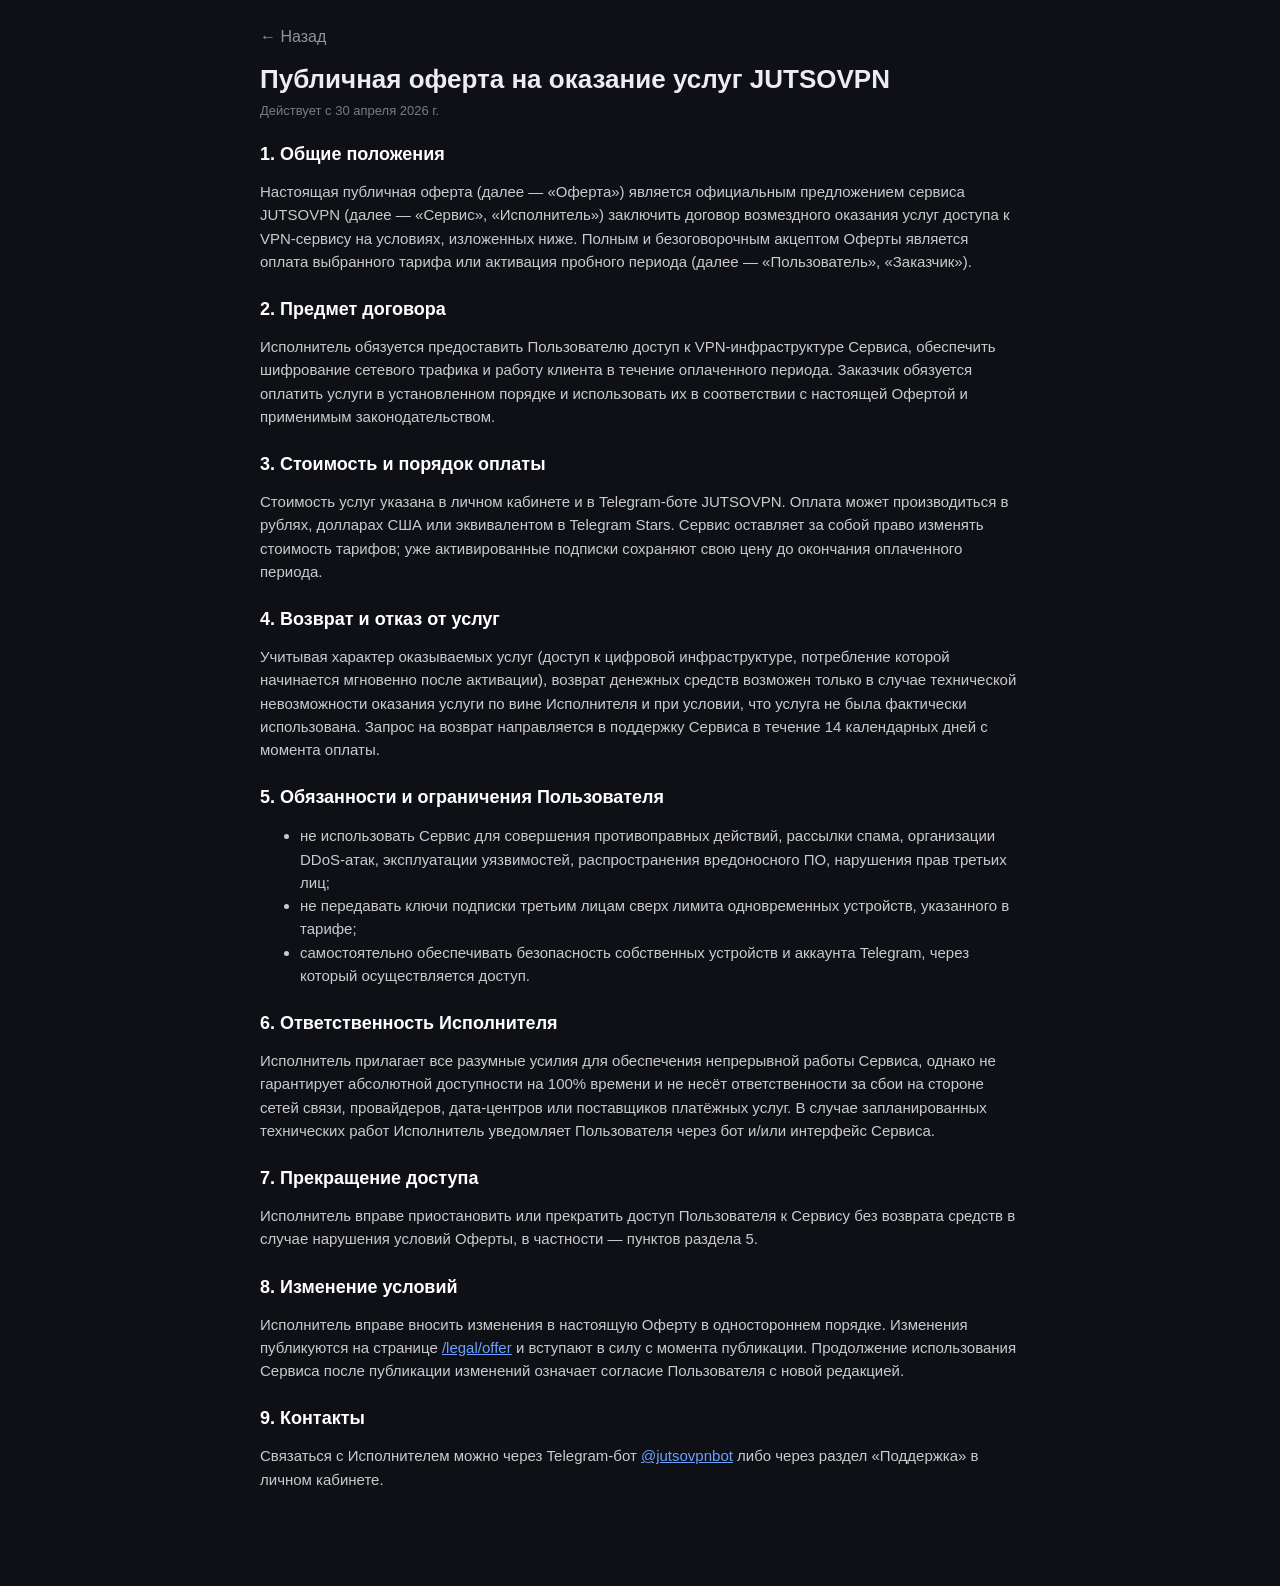
<file: backend/static/legal/offer.html>
<!doctype html>
<html lang="ru">
<head>
  <meta charset="utf-8">
  <meta name="viewport" content="width=device-width,initial-scale=1">
  <title>JUTSOVPN — Публичная оферта</title>
  <style>
    html, body { margin: 0; background: #0e1015; color: #ececf2; font-family: -apple-system, BlinkMacSystemFont, "Segoe UI", Roboto, "Helvetica Neue", Arial, sans-serif; -webkit-text-size-adjust: 100%; }
    .wrap { max-width: 760px; margin: 0 auto; padding: 28px 22px 80px; }
    h1 { font-size: 26px; margin: 0 0 8px; }
    h2 { font-size: 18px; margin: 26px 0 8px; color: #fff; }
    p, li { font-size: 15px; line-height: 1.55; color: rgba(255,255,255,0.78); }
    .meta { color: rgba(255,255,255,0.45); font-size: 13px; margin-bottom: 22px; }
    a { color: #6aa1ff; }
    code { background: rgba(255,255,255,0.06); padding: 2px 6px; border-radius: 6px; }
    .back { display: inline-block; margin-bottom: 18px; color: rgba(255,255,255,0.55); text-decoration: none; }
    .back:hover { color: #fff; }
  </style>
</head>
<body>
  <div class="wrap">
    <a class="back" href="javascript:history.length>1?history.back():window.close()">← Назад</a>
    <h1>Публичная оферта на оказание услуг JUTSOVPN</h1>
    <div class="meta">Действует с 30 апреля 2026 г.</div>

    <h2>1. Общие положения</h2>
    <p>Настоящая публичная оферта (далее — «Оферта») является официальным предложением сервиса JUTSOVPN (далее — «Сервис», «Исполнитель») заключить договор возмездного оказания услуг доступа к VPN-сервису на условиях, изложенных ниже. Полным и безоговорочным акцептом Оферты является оплата выбранного тарифа или активация пробного периода (далее — «Пользователь», «Заказчик»).</p>

    <h2>2. Предмет договора</h2>
    <p>Исполнитель обязуется предоставить Пользователю доступ к VPN-инфраструктуре Сервиса, обеспечить шифрование сетевого трафика и работу клиента в течение оплаченного периода. Заказчик обязуется оплатить услуги в установленном порядке и использовать их в соответствии с настоящей Офертой и применимым законодательством.</p>

    <h2>3. Стоимость и порядок оплаты</h2>
    <p>Стоимость услуг указана в личном кабинете и в Telegram-боте JUTSOVPN. Оплата может производиться в рублях, долларах США или эквивалентом в Telegram Stars. Сервис оставляет за собой право изменять стоимость тарифов; уже активированные подписки сохраняют свою цену до окончания оплаченного периода.</p>

    <h2>4. Возврат и отказ от услуг</h2>
    <p>Учитывая характер оказываемых услуг (доступ к цифровой инфраструктуре, потребление которой начинается мгновенно после активации), возврат денежных средств возможен только в случае технической невозможности оказания услуги по вине Исполнителя и при условии, что услуга не была фактически использована. Запрос на возврат направляется в поддержку Сервиса в течение 14 календарных дней с момента оплаты.</p>

    <h2>5. Обязанности и ограничения Пользователя</h2>
    <ul>
      <li>не использовать Сервис для совершения противоправных действий, рассылки спама, организации DDoS-атак, эксплуатации уязвимостей, распространения вредоносного ПО, нарушения прав третьих лиц;</li>
      <li>не передавать ключи подписки третьим лицам сверх лимита одновременных устройств, указанного в тарифе;</li>
      <li>самостоятельно обеспечивать безопасность собственных устройств и аккаунта Telegram, через который осуществляется доступ.</li>
    </ul>

    <h2>6. Ответственность Исполнителя</h2>
    <p>Исполнитель прилагает все разумные усилия для обеспечения непрерывной работы Сервиса, однако не гарантирует абсолютной доступности на 100% времени и не несёт ответственности за сбои на стороне сетей связи, провайдеров, дата-центров или поставщиков платёжных услуг. В случае запланированных технических работ Исполнитель уведомляет Пользователя через бот и/или интерфейс Сервиса.</p>

    <h2>7. Прекращение доступа</h2>
    <p>Исполнитель вправе приостановить или прекратить доступ Пользователя к Сервису без возврата средств в случае нарушения условий Оферты, в частности — пунктов раздела 5.</p>

    <h2>8. Изменение условий</h2>
    <p>Исполнитель вправе вносить изменения в настоящую Оферту в одностороннем порядке. Изменения публикуются на странице <a href="/legal/offer">/legal/offer</a> и вступают в силу с момента публикации. Продолжение использования Сервиса после публикации изменений означает согласие Пользователя с новой редакцией.</p>

    <h2>9. Контакты</h2>
    <p>Связаться с Исполнителем можно через Telegram-бот <a href="https://t.me/jutsovpnbot" target="_blank" rel="noopener">@jutsovpnbot</a> либо через раздел «Поддержка» в личном кабинете.</p>
  </div>
</body>
</html>
</file>
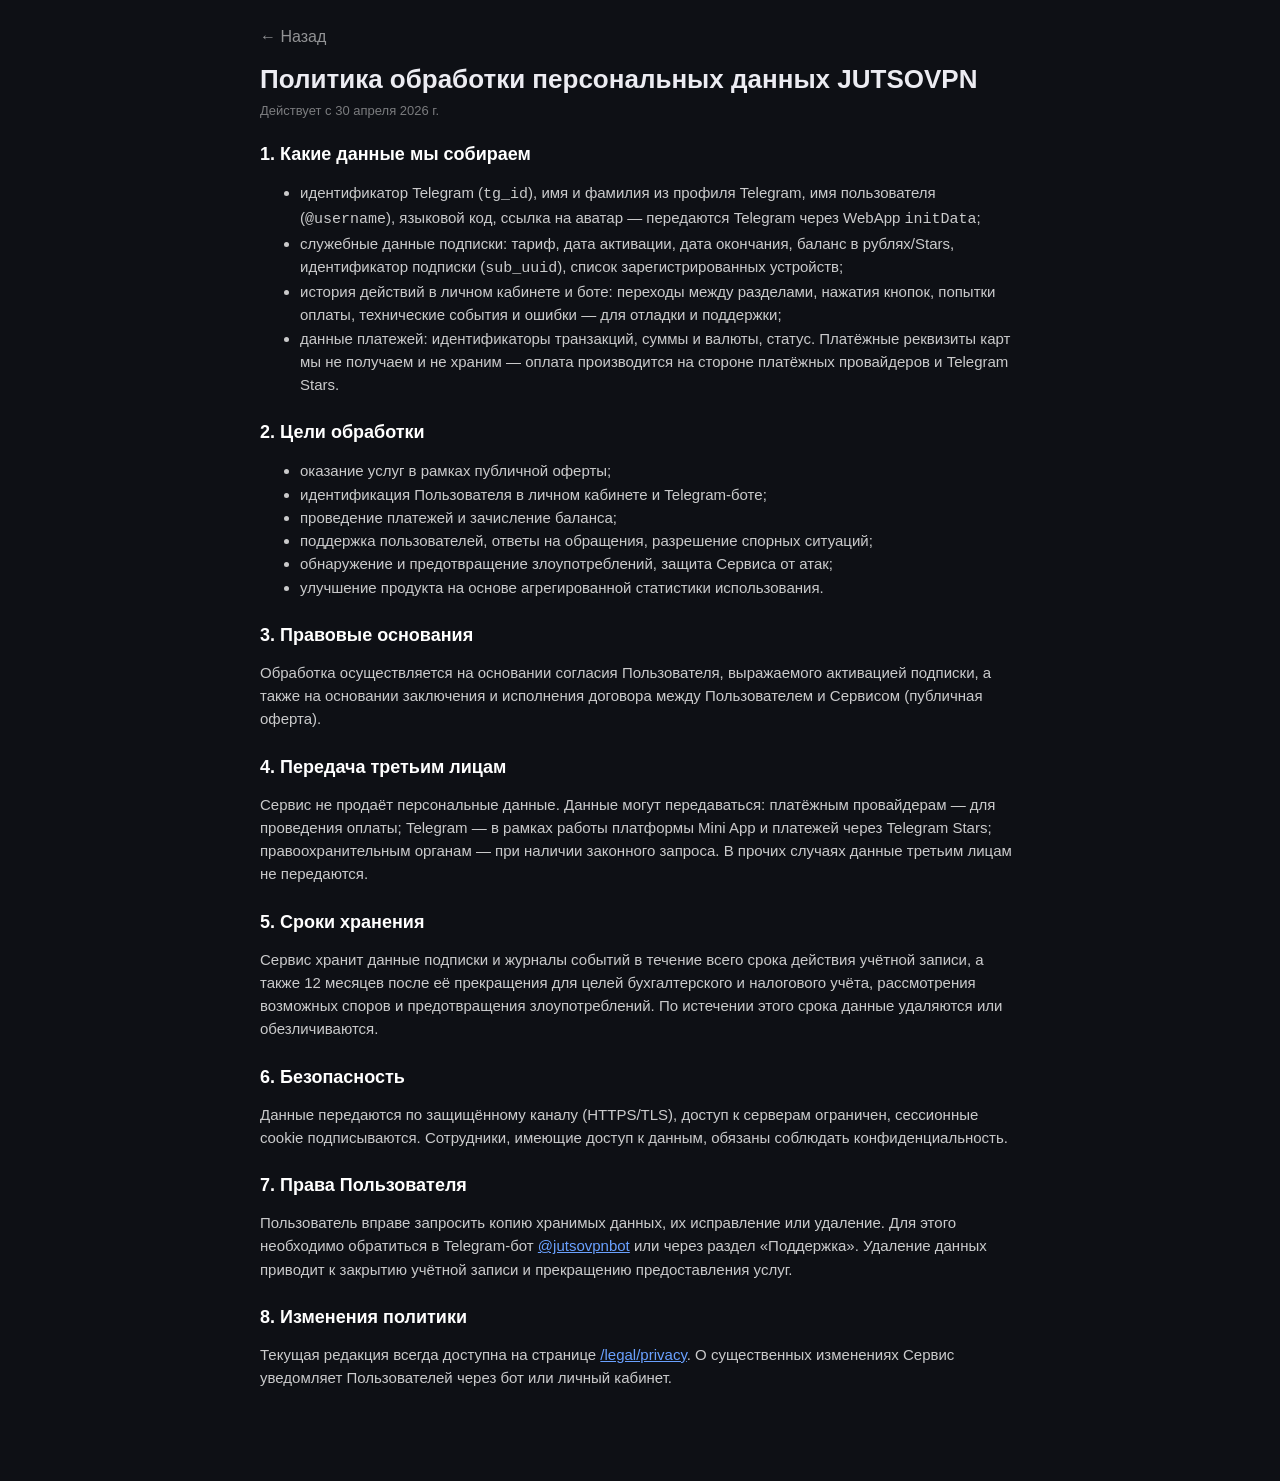
<file: backend/static/legal/privacy.html>
<!doctype html>
<html lang="ru">
<head>
  <meta charset="utf-8">
  <meta name="viewport" content="width=device-width,initial-scale=1">
  <title>JUTSOVPN — Политика персональных данных</title>
  <style>
    html, body { margin: 0; background: #0e1015; color: #ececf2; font-family: -apple-system, BlinkMacSystemFont, "Segoe UI", Roboto, "Helvetica Neue", Arial, sans-serif; -webkit-text-size-adjust: 100%; }
    .wrap { max-width: 760px; margin: 0 auto; padding: 28px 22px 80px; }
    h1 { font-size: 26px; margin: 0 0 8px; }
    h2 { font-size: 18px; margin: 26px 0 8px; color: #fff; }
    p, li { font-size: 15px; line-height: 1.55; color: rgba(255,255,255,0.78); }
    .meta { color: rgba(255,255,255,0.45); font-size: 13px; margin-bottom: 22px; }
    a { color: #6aa1ff; }
    .back { display: inline-block; margin-bottom: 18px; color: rgba(255,255,255,0.55); text-decoration: none; }
    .back:hover { color: #fff; }
  </style>
</head>
<body>
  <div class="wrap">
    <a class="back" href="javascript:history.length>1?history.back():window.close()">← Назад</a>
    <h1>Политика обработки персональных данных JUTSOVPN</h1>
    <div class="meta">Действует с 30 апреля 2026 г.</div>

    <h2>1. Какие данные мы собираем</h2>
    <ul>
      <li>идентификатор Telegram (<code>tg_id</code>), имя и фамилия из профиля Telegram, имя пользователя (<code>@username</code>), языковой код, ссылка на аватар — передаются Telegram через WebApp <code>initData</code>;</li>
      <li>служебные данные подписки: тариф, дата активации, дата окончания, баланс в рублях/Stars, идентификатор подписки (<code>sub_uuid</code>), список зарегистрированных устройств;</li>
      <li>история действий в личном кабинете и боте: переходы между разделами, нажатия кнопок, попытки оплаты, технические события и ошибки — для отладки и поддержки;</li>
      <li>данные платежей: идентификаторы транзакций, суммы и валюты, статус. Платёжные реквизиты карт мы не получаем и не храним — оплата производится на стороне платёжных провайдеров и Telegram Stars.</li>
    </ul>

    <h2>2. Цели обработки</h2>
    <ul>
      <li>оказание услуг в рамках публичной оферты;</li>
      <li>идентификация Пользователя в личном кабинете и Telegram-боте;</li>
      <li>проведение платежей и зачисление баланса;</li>
      <li>поддержка пользователей, ответы на обращения, разрешение спорных ситуаций;</li>
      <li>обнаружение и предотвращение злоупотреблений, защита Сервиса от атак;</li>
      <li>улучшение продукта на основе агрегированной статистики использования.</li>
    </ul>

    <h2>3. Правовые основания</h2>
    <p>Обработка осуществляется на основании согласия Пользователя, выражаемого активацией подписки, а также на основании заключения и исполнения договора между Пользователем и Сервисом (публичная оферта).</p>

    <h2>4. Передача третьим лицам</h2>
    <p>Сервис не продаёт персональные данные. Данные могут передаваться: платёжным провайдерам — для проведения оплаты; Telegram — в рамках работы платформы Mini App и платежей через Telegram Stars; правоохранительным органам — при наличии законного запроса. В прочих случаях данные третьим лицам не передаются.</p>

    <h2>5. Сроки хранения</h2>
    <p>Сервис хранит данные подписки и журналы событий в течение всего срока действия учётной записи, а также 12 месяцев после её прекращения для целей бухгалтерского и налогового учёта, рассмотрения возможных споров и предотвращения злоупотреблений. По истечении этого срока данные удаляются или обезличиваются.</p>

    <h2>6. Безопасность</h2>
    <p>Данные передаются по защищённому каналу (HTTPS/TLS), доступ к серверам ограничен, сессионные cookie подписываются. Сотрудники, имеющие доступ к данным, обязаны соблюдать конфиденциальность.</p>

    <h2>7. Права Пользователя</h2>
    <p>Пользователь вправе запросить копию хранимых данных, их исправление или удаление. Для этого необходимо обратиться в Telegram-бот <a href="https://t.me/jutsovpnbot" target="_blank" rel="noopener">@jutsovpnbot</a> или через раздел «Поддержка». Удаление данных приводит к закрытию учётной записи и прекращению предоставления услуг.</p>

    <h2>8. Изменения политики</h2>
    <p>Текущая редакция всегда доступна на странице <a href="/legal/privacy">/legal/privacy</a>. О существенных изменениях Сервис уведомляет Пользователей через бот или личный кабинет.</p>
  </div>
</body>
</html>
</file>
